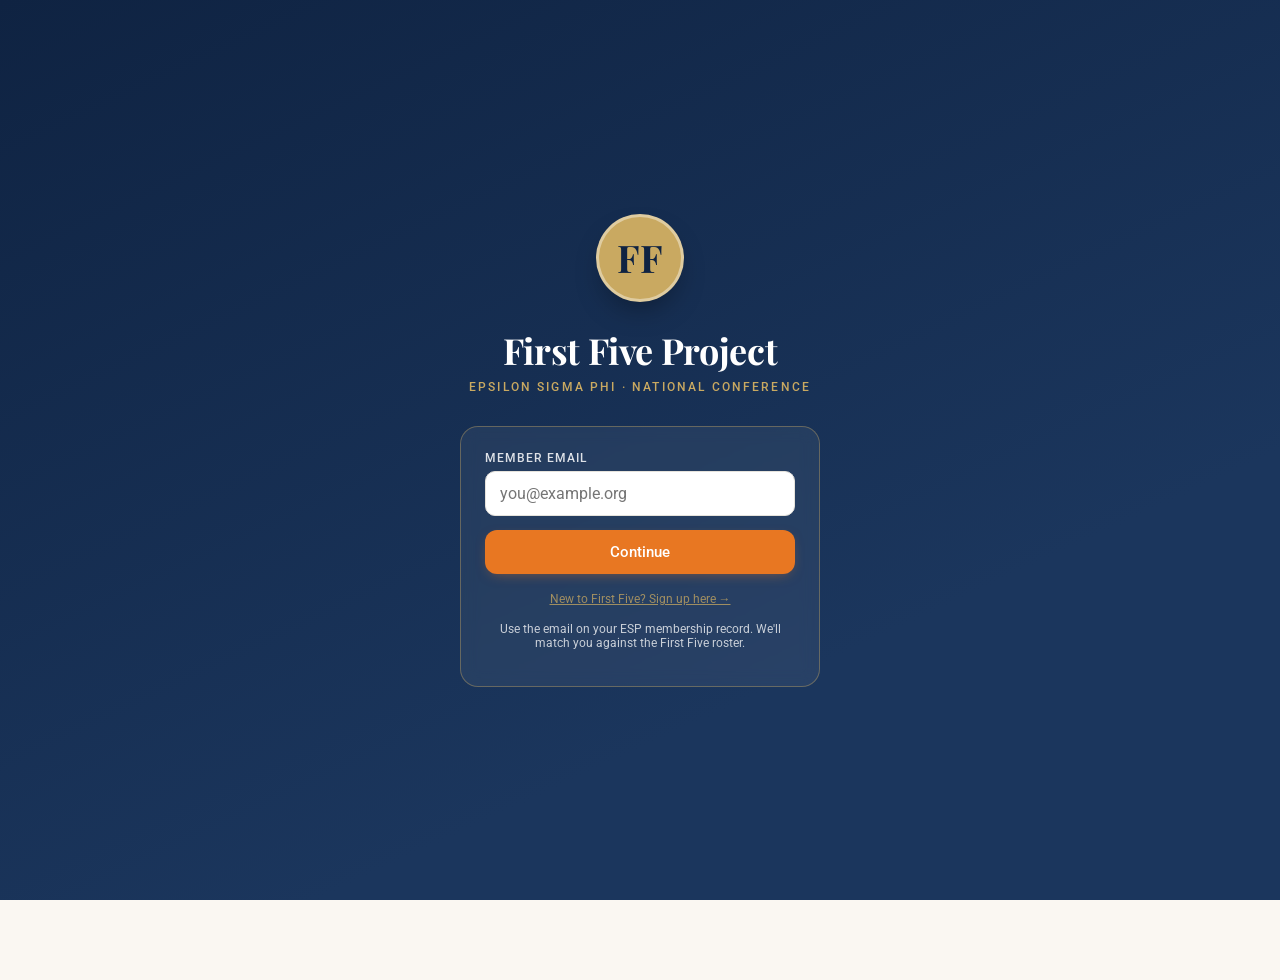
<file: index.html>
<!DOCTYPE html>
<html lang="en">
<head>
  <meta charset="UTF-8" />
  <meta name="viewport" content="width=device-width, initial-scale=1, viewport-fit=cover" />
  <meta name="theme-color" content="#1B365D" />
  <meta name="apple-mobile-web-app-capable" content="yes" />
  <meta name="apple-mobile-web-app-status-bar-style" content="black-translucent" />
  <link rel="manifest" href="manifest.json" />
  <link rel="apple-touch-icon" href="img/icon-192.png" />
  <title>Sign in · ESP First Five</title>

  <link rel="preconnect" href="https://fonts.googleapis.com" />
  <link rel="preconnect" href="https://fonts.gstatic.com" crossorigin />
  <link rel="stylesheet" href="https://fonts.googleapis.com/css2?family=Playfair+Display:wght@600;700&family=Roboto:wght@300;400;500;700&display=swap" />
  <link rel="stylesheet" href="css/styles.css" />
</head>
<body>

<main class="signin-stage">
  <div class="crest">FF</div>
  <h1>First Five Project</h1>
  <div class="tag">Epsilon Sigma Phi · National Conference</div>

  <form id="signin-form">
    <div class="form-field">
      <label for="email">Member email</label>
      <input type="email" id="email" autocomplete="email" placeholder="you@example.org" required />
    </div>
    <button class="btn primary" type="submit" id="signin-btn">Continue</button>
    <p class="helper" style="margin-top: 18px;">
      <a href="signup.html" id="signup-link" style="color: var(--esp-gold); text-decoration: underline;">
        New to First Five? Sign up here →
      </a>
    </p>
    <p class="helper">
      Use the email on your ESP membership record. We'll match you against the First Five roster.<br>
      <em id="demo-hint" style="opacity:.8; display:none;">Demo emails: tyrone@example.org, marisol@example.org, denzel@example.org</em>
    </p>
  </form>
</main>

<script src="js/config.js"></script>
<script src="js/data.js"></script>
<script src="js/api.js"></script>
<script>
  // Hide signup link if disabled, show demo hint only in demo mode
  document.addEventListener("DOMContentLoaded", () => {
    const isLive = !!(window.FF_CONFIG && window.FF_CONFIG.apiUrl);
    if (!isLive) document.getElementById("demo-hint").style.display = "inline";
    if (window.FF_CONFIG && window.FF_CONFIG.allowSelfSignup === false) {
      document.getElementById("signup-link").style.display = "none";
    }
  });
</script>
<script src="js/app.js"></script>
<script>
  // If already signed in, skip straight to the dashboard.
  if (FF.currentUserEmail()) {
    location.href = "dashboard.html";
  }

  document.getElementById("signin-form").addEventListener("submit", async (e) => {
    e.preventDefault();
    const btn = document.getElementById("signin-btn");
    btn.disabled = true; btn.textContent = "Checking…";

    const email = document.getElementById("email").value;
    const result = await FF.signIn(email);

    btn.disabled = false; btn.textContent = "Continue";

    if (!result.ok) {
      toast(result.message, "error");
      return;
    }
    location.href = "dashboard.html";
  });
</script>
</body>
</html>
</file>
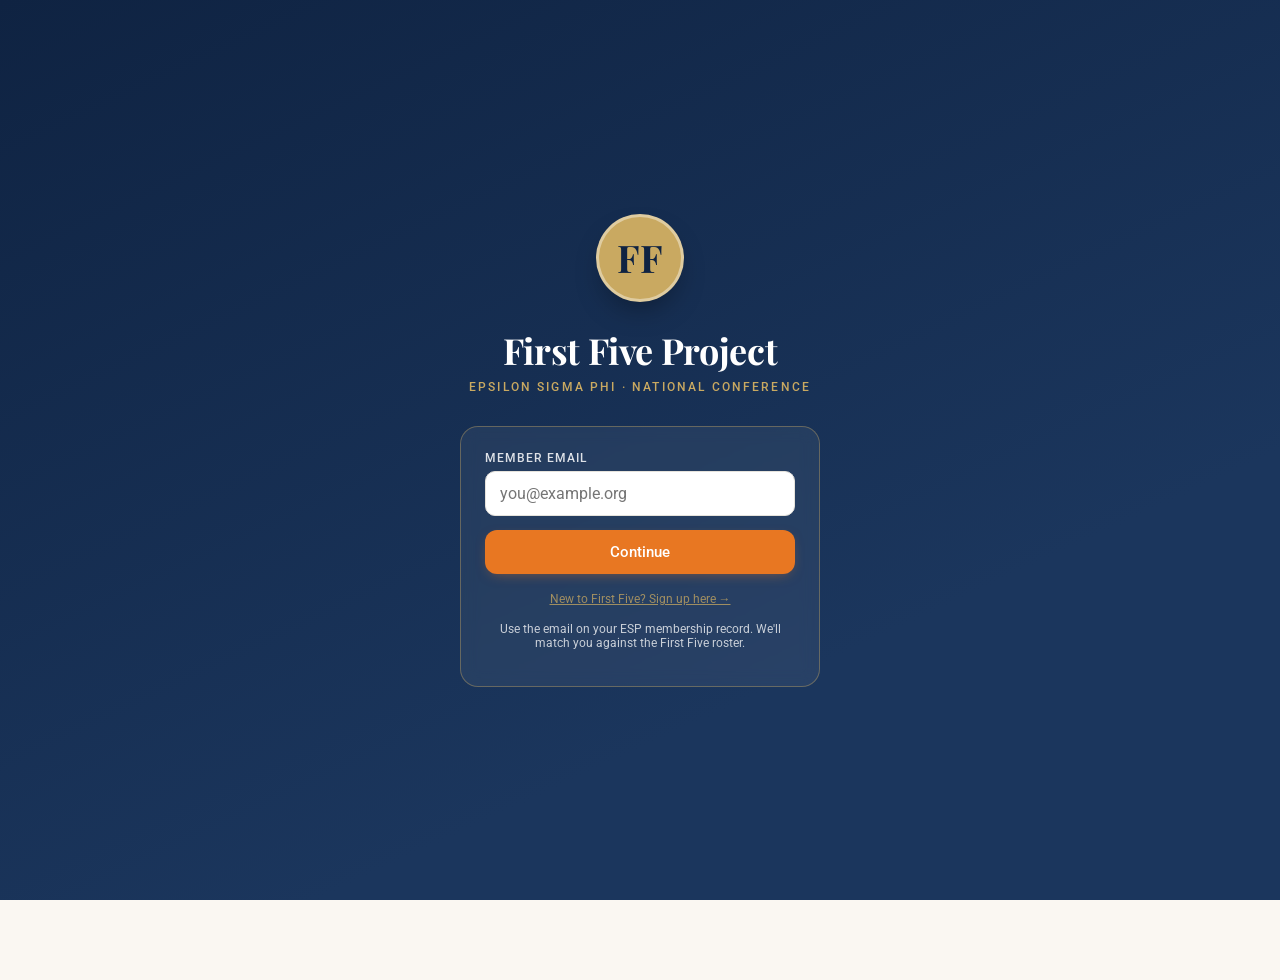
<file: connect.html>
<!DOCTYPE html>
<html lang="en">
<head>
  <meta charset="UTF-8" />
  <meta name="viewport" content="width=device-width, initial-scale=1, viewport-fit=cover" />
  <meta name="theme-color" content="#1B365D" />
  <link rel="manifest" href="manifest.json" />
  <title>Connect · ESP First Five</title>
  <link rel="preconnect" href="https://fonts.googleapis.com" />
  <link rel="preconnect" href="https://fonts.gstatic.com" crossorigin />
  <link rel="stylesheet" href="https://fonts.googleapis.com/css2?family=Playfair+Display:wght@600;700&family=Roboto:wght@300;400;500;700&display=swap" />
  <link rel="stylesheet" href="css/styles.css" />
</head>
<body>

<div class="app">
  <header class="topbar compact">
    <h1>Connect</h1>
    <div class="sub">Member directory and your conversations</div>
  </header>

  <div class="tabs">
    <button class="tab active" data-tab="directory">Directory</button>
    <button class="tab" data-tab="chats">Chats</button>
  </div>

  <!-- Directory view -->
  <div id="directory-view"></div>

  <!-- Chats view -->
  <div id="chats-view" style="display:none;"></div>

  <!-- Single chat thread (overlays when a member is selected) -->
  <div id="thread-view" style="display:none;">
    <header class="topbar compact">
      <button class="back-btn" id="thread-back">← Back</button>
      <div class="greeting-row">
        <div class="avatar" id="thread-avatar">··</div>
        <div>
          <h1 id="thread-name" style="font-size: 18px;">—</h1>
          <div class="sub" id="thread-meta">—</div>
        </div>
      </div>
    </header>

    <section class="chat-thread" id="chat-thread"></section>

    <div class="chat-input-row">
      <input type="text" id="chat-input" placeholder="Type a message…" />
      <button id="chat-send">Send</button>
    </div>
  </div>

</div>

<script src="js/config.js"></script>
<script src="js/data.js"></script>
<script src="js/api.js"></script>
<script src="js/app.js"></script>
<script>
  FF.requireAuth();
  FF.seedDemoChat();
  // In live mode, refresh roster so newly signed-up members appear in the directory
  FF.refreshRoster().then(() => {
    if (typeof renderDirectory === "function") renderDirectory();
  });

  const me = FF.currentUser();

  // Build the directory list (everyone except me)
  function renderDirectory() {
    const others = FF_MEMBERS.filter(m => m.email !== me.email);
    $("#directory-view").innerHTML = others.map(m => `
      <div class="member-card" data-email="${m.email}">
        <div class="avatar" style="background: var(--esp-blue); color: var(--esp-gold); font-size: 16px;">${initials(m.name)}</div>
        <div>
          <div class="name">${m.name}</div>
          <div class="meta">${m.chapter} · Year ${m.year}</div>
          <div class="meta" style="font-style: italic; margin-top: 2px;">${m.headline}</div>
        </div>
        <button class="chat-btn">Chat</button>
      </div>
    `).join("");
    $$(".member-card").forEach(card => {
      card.addEventListener("click", () => openThread(card.dataset.email));
    });
  }

  // Build the chats list — show only threads that have messages
  function renderChats() {
    const threads = FF.allThreads();
    const entries = Object.entries(threads).filter(([_, msgs]) => msgs.length > 0);
    if (!entries.length) {
      $("#chats-view").innerHTML = `
        <div class="card" style="color: var(--muted); text-align: center;">
          You haven't started any chats yet. Tap the Directory tab to find members.
        </div>`;
      return;
    }
    $("#chats-view").innerHTML = entries.map(([email, msgs]) => {
      const m = FF.memberByEmail(email);
      if (!m) return "";
      const last = msgs[msgs.length - 1];
      return `
        <div class="member-card" data-email="${email}">
          <div class="avatar" style="background: var(--esp-blue); color: var(--esp-gold); font-size: 16px;">${initials(m.name)}</div>
          <div>
            <div class="name">${m.name}</div>
            <div class="meta">${last.text.slice(0, 60)}${last.text.length > 60 ? "…" : ""}</div>
          </div>
          <div style="font-size: 11px; color: var(--muted);">${formatTime(last.t)}</div>
        </div>
      `;
    }).join("");
    $$("#chats-view .member-card").forEach(card => {
      card.addEventListener("click", () => openThread(card.dataset.email));
    });
  }

  // Show a single thread in conversation view
  function openThread(email) {
    const other = FF.memberByEmail(email);
    if (!other) return;
    $("#directory-view").style.display = "none";
    $("#chats-view").style.display = "none";
    $(".tabs").style.display = "none";
    $("#thread-view").style.display = "block";

    $("#thread-name").textContent = other.name;
    $("#thread-meta").textContent = `${other.chapter} · Year ${other.year}`;
    $("#thread-avatar").textContent = initials(other.name);

    paintThread(email);

    $("#chat-input").focus();
    $("#chat-send").onclick = () => sendMessage(email);
    $("#chat-input").onkeydown = (e) => { if (e.key === "Enter") sendMessage(email); };
  }

  function paintThread(email) {
    const msgs = FF.thread(email);
    $("#chat-thread").innerHTML = msgs.map(m => `
      <div class="chat-bubble ${m.from === "self" ? "mine" : "theirs"}">
        ${m.text}
        <div class="when">${formatTime(m.t)}</div>
      </div>
    `).join("");
    // Scroll to latest
    const tv = $("#chat-thread");
    tv.scrollTop = tv.scrollHeight;
  }

  function sendMessage(email) {
    const input = $("#chat-input");
    const text = input.value.trim();
    if (!text) return;
    FF.appendMessage(email, { from: "self", text, t: Date.now() });
    input.value = "";
    paintThread(email);
  }

  $("#thread-back").addEventListener("click", () => {
    $("#thread-view").style.display = "none";
    $(".tabs").style.display = "flex";
    const activeTab = $(".tab.active").dataset.tab;
    if (activeTab === "directory") $("#directory-view").style.display = "block";
    else $("#chats-view").style.display = "block";
    renderChats();
  });

  // Tab switching
  $$(".tab").forEach(t => {
    t.addEventListener("click", () => {
      $$(".tab").forEach(x => x.classList.remove("active"));
      t.classList.add("active");
      const which = t.dataset.tab;
      $("#directory-view").style.display = which === "directory" ? "block" : "none";
      $("#chats-view").style.display = which === "chats" ? "block" : "none";
      if (which === "chats") renderChats();
    });
  });

  renderDirectory();
  renderBottomNav("connect");
</script>
</body>
</html>
</file>
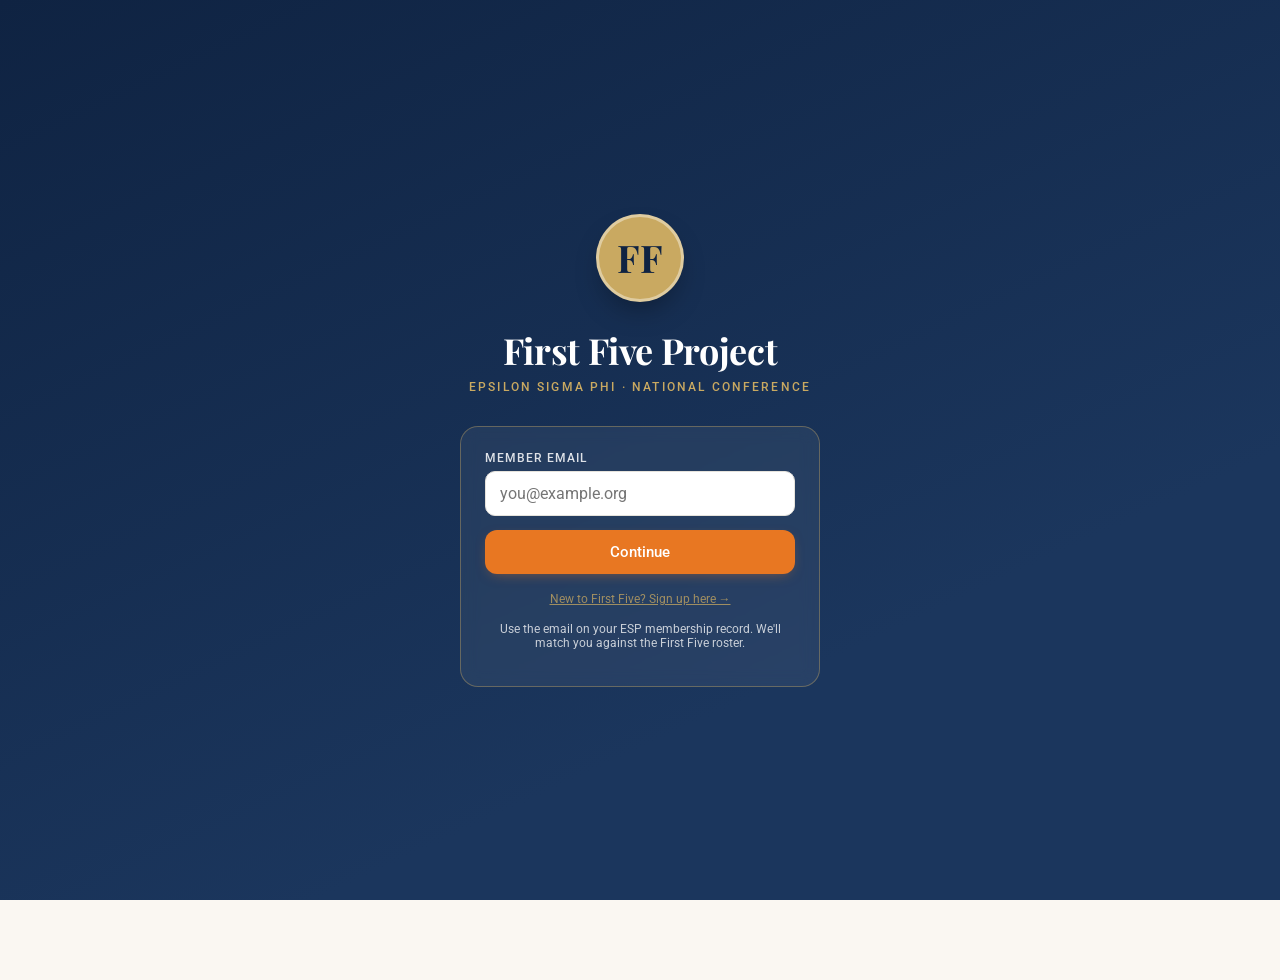
<file: dashboard.html>
<!DOCTYPE html>
<html lang="en">
<head>
  <meta charset="UTF-8" />
  <meta name="viewport" content="width=device-width, initial-scale=1, viewport-fit=cover" />
  <meta name="theme-color" content="#1B365D" />
  <link rel="manifest" href="manifest.json" />
  <title>Home · ESP First Five</title>
  <link rel="preconnect" href="https://fonts.googleapis.com" />
  <link rel="preconnect" href="https://fonts.gstatic.com" crossorigin />
  <link rel="stylesheet" href="https://fonts.googleapis.com/css2?family=Playfair+Display:wght@600;700&family=Roboto:wght@300;400;500;700&display=swap" />
  <link rel="stylesheet" href="css/styles.css" />
</head>
<body>

<div class="app">

  <header class="topbar">
    <div class="greeting-row">
      <div class="avatar" id="user-avatar">··</div>
      <div>
        <h1 id="user-greeting">Welcome.</h1>
        <div class="sub" id="conf-sub">National Conference · Loading…</div>
      </div>
    </div>
    <div class="badge-pill">
      <span class="dot"></span>
      <span id="user-pill">First Five Member</span>
    </div>
  </header>

  <!-- Progress card -->
  <section class="card">
    <div class="progress-row">
      <h2>Your Challenge Progress</h2>
      <div class="progress-count">
        <span id="done-count">0</span><small>/<span id="total-count">15</span></small>
      </div>
    </div>
    <div class="bar-track"><div class="bar-fill" id="bar-fill"></div></div>
    <div class="progress-meta">
      <span><strong id="pct">0%</strong> complete</span>
      <span><span id="remaining">15</span> tasks remaining</span>
    </div>
    <div class="badge-map" id="badge-map"></div>
  </section>

  <!-- Mission card (rotates) -->
  <section class="card mission-card">
    <h3>From the ESP Creed</h3>
    <p class="quote" id="mission-quote">Loading…</p>
    <div class="src">Tied to: <em id="mission-task">—</em></div>
  </section>

  <!-- Up next -->
  <div class="section-h">
    <h3>Up Next</h3>
    <a href="tasks.html">View all</a>
  </div>
  <div id="up-next"></div>

  <!-- Recently completed -->
  <div class="section-h">
    <h3>Recently Completed</h3>
    <a href="profile.html">History</a>
  </div>
  <div id="recent"></div>

</div>

<script src="js/config.js"></script>
<script src="js/data.js"></script>
<script src="js/api.js"></script>
<script src="js/app.js"></script>
<script>
  FF.requireAuth();
  // Pull latest completions from the backend (no-op in demo mode)
  FF.refreshCompletions().then(() => { /* paint uses fresh cache */ });

  // ---- Header ----
  const me = FF.currentUser();
  $("#user-avatar").textContent = initials(me.name);
  $("#user-greeting").textContent = `Welcome, ${me.name.split(" ")[0]}.`;
  $("#user-pill").textContent = `First Five Member · Year ${me.year}`;
  $("#conf-sub").textContent = `${FF_SETTINGS.conferenceName} · ${me.chapter}`;

  // ---- Progress ----
  const total = FF_TASKS.length;
  const done = FF.completedCount();
  $("#done-count").textContent = done;
  $("#total-count").textContent = total;
  $("#remaining").textContent = total - done;
  const pct = Math.round((done / total) * 100);
  $("#pct").textContent = pct + "%";
  // Tiny delay so the bar animates from 0 → pct
  requestAnimationFrame(() => $("#bar-fill").style.width = pct + "%");

  // ---- Badge map ----
  const completed = FF.completedMap();
  const map = $("#badge-map");
  let firstUnfinished = -1;
  FF_TASKS.forEach((t, i) => {
    if (!completed[t.id] && firstUnfinished === -1) firstUnfinished = i;
  });
  FF_TASKS.forEach((t, i) => {
    const a = document.createElement("a");
    a.href = `task.html?id=${t.id}`;
    a.className = "badge " + (completed[t.id] ? "done" : (i === firstUnfinished ? "next" : "locked"));
    a.textContent = i + 1;
    map.appendChild(a);
  });

  // ---- Mission quote — pick a random active (incomplete) task's tie-in ----
  const missionPool = FF_TASKS.filter(t => !completed[t.id]);
  const missionTask = (missionPool.length ? missionPool : FF_TASKS)[Math.floor(Math.random() * (missionPool.length || FF_TASKS.length))];
  $("#mission-quote").textContent = missionTask.mission;
  $("#mission-task").textContent = missionTask.name;

  // ---- Up next: 3 highest-priority unfinished tasks ----
  // Priority: signature tasks first (face-to-face), then by descending points
  const upNext = FF_TASKS
    .filter(t => !completed[t.id])
    .sort((a, b) => {
      if (a.proof === b.proof) return b.points - a.points;
      return a.proof === "Signature" ? -1 : 1;
    })
    .slice(0, 3);

  $("#up-next").innerHTML = upNext.length ? upNext.map((t, i) => `
    <a class="task ${i === 0 ? "priority" : ""}" href="task.html?id=${t.id}">
      <div class="icon">${t.icon}</div>
      <div>
        <div class="title">${t.name}</div>
        <div class="meta">
          <span class="proof-tag">${t.proof}</span>
          <span>· ${t.where}</span>
        </div>
      </div>
      <div class="pts">${t.points}<small>pts</small></div>
    </a>
  `).join("") : `
    <div class="card" style="text-align:center; color:var(--good); font-weight:500;">
      🎉 You've completed every task. Find a board member at the closing ceremony.
    </div>
  `;

  // ---- Recently completed: last 3 ----
  const recent = Object.entries(completed)
    .sort((a, b) => b[1].when - a[1].when)
    .slice(0, 3)
    .map(([id, info]) => {
      const t = FF_TASKS.find(x => x.id === id);
      if (!t) return "";
      return `
        <a class="task done" href="task.html?id=${t.id}">
          <div class="icon">✓</div>
          <div>
            <div class="title">${t.name}</div>
            <div class="meta"><span>Completed · ${formatTime(info.when)}</span></div>
          </div>
          <div class="pts">${t.points}<small>pts</small></div>
        </a>
      `;
    }).join("");
  $("#recent").innerHTML = recent || `
    <div class="card" style="color:var(--muted); text-align:center; font-size:14px;">
      Nothing here yet. Tap a task above to begin.
    </div>
  `;

  renderBottomNav("dashboard");
</script>
</body>
</html>
</file>
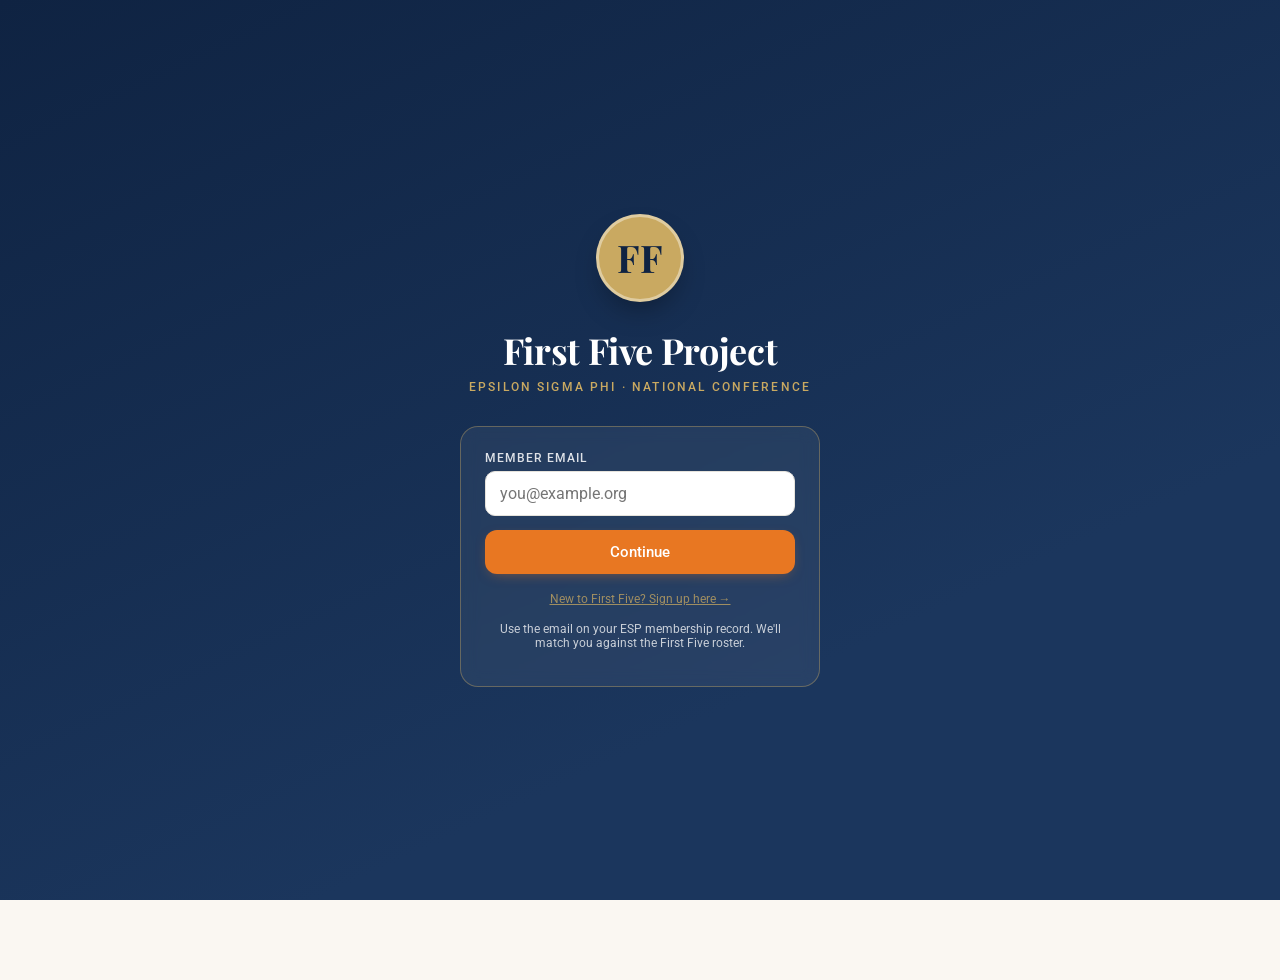
<file: profile.html>
<!DOCTYPE html>
<html lang="en">
<head>
  <meta charset="UTF-8" />
  <meta name="viewport" content="width=device-width, initial-scale=1, viewport-fit=cover" />
  <meta name="theme-color" content="#1B365D" />
  <link rel="manifest" href="manifest.json" />
  <title>Profile · ESP First Five</title>
  <link rel="preconnect" href="https://fonts.googleapis.com" />
  <link rel="preconnect" href="https://fonts.gstatic.com" crossorigin />
  <link rel="stylesheet" href="https://fonts.googleapis.com/css2?family=Playfair+Display:wght@600;700&family=Roboto:wght@300;400;500;700&display=swap" />
  <link rel="stylesheet" href="css/styles.css" />
</head>
<body>

<div class="app">
  <header class="profile-hero">
    <div class="avatar" id="p-avatar">··</div>
    <h1 id="p-name">—</h1>
    <div class="meta" id="p-meta">—</div>
    <div class="badge-pill" style="margin-top: 14px;">
      <span class="dot"></span> Tier: <span id="p-tier">—</span>
    </div>
  </header>

  <section class="stat-grid">
    <div class="stat">
      <div class="num" id="s-points">0</div>
      <div class="lbl">Points</div>
    </div>
    <div class="stat">
      <div class="num" id="s-tasks">0</div>
      <div class="lbl">Tasks done</div>
    </div>
    <div class="stat">
      <div class="num" id="s-pct">0%</div>
      <div class="lbl">Complete</div>
    </div>
  </section>

  <section class="card">
    <h3 style="font-family: 'Playfair Display', serif; font-size: 17px; color: var(--esp-blue); margin-bottom: 8px;">
      I'd love to talk to someone about…
    </h3>
    <p id="p-headline" style="font-size: 14px; color: var(--ink); line-height: 1.5; font-style: italic;">—</p>
  </section>

  <section class="card">
    <h3 style="font-family: 'Playfair Display', serif; font-size: 17px; color: var(--esp-blue); margin-bottom: 12px;">
      Recognition tiers
    </h3>
    <div id="tier-list" style="font-size: 14px; color: var(--ink); line-height: 1.7;"></div>
  </section>

  <section class="card">
    <h3 style="font-family: 'Playfair Display', serif; font-size: 17px; color: var(--esp-blue); margin-bottom: 6px;">Account</h3>
    <p style="font-size: 13px; color: var(--muted); margin: 0 0 12px;">
      Signed in as <strong id="p-email" style="color: var(--esp-blue);"></strong>
    </p>
   <button class="btn secondary" id="signout-btn">Sign out</button>
  </section>

</div>

<script src="js/config.js"></script>
<script src="js/data.js"></script>
<script src="js/api.js"></script>
<script src="js/app.js"></script>
<script>
  FF.requireAuth();
  FF.refreshCompletions();

  const me = FF.currentUser();
  $("#p-avatar").textContent = initials(me.name);
  $("#p-name").textContent = me.name;
  $("#p-meta").textContent = `${me.chapter} · First Five · Year ${me.year}`;
  $("#p-headline").textContent = me.headline;
  $("#p-email").textContent = me.email;

  $("#s-points").textContent = FF.earnedPoints();
  $("#s-tasks").textContent = `${FF.completedCount()}/${FF_TASKS.length}`;
  const pct = Math.round((FF.completedCount() / FF_TASKS.length) * 100);
  $("#s-pct").textContent = pct + "%";
  $("#p-tier").textContent = FF.tier();

  // Render tier ladder
  const earned = FF.earnedPoints();
  const tiers = [
    { name: "Bronze", pts: FF_SETTINGS.bronze, desc: "Personalized completion certificate." },
    { name: "Silver", pts: FF_SETTINGS.silver, desc: "Bronze + ribbon for next year's badge." },
    { name: "Gold",   pts: FF_SETTINGS.gold,   desc: "Silver + named on stage at closing ceremony." },
  ];
  $("#tier-list").innerHTML = tiers.map(t => {
    const reached = earned >= t.pts;
    const color = reached ? "var(--good)" : "var(--muted)";
    const icon = reached ? "✓" : "○";
    return `
      <div style="display:flex; gap:10px; align-items: baseline; margin-bottom: 6px;">
        <span style="color: ${color}; font-size: 16px; font-weight: 700; width: 18px;">${icon}</span>
        <strong style="color: ${reached ? "var(--esp-blue)" : "var(--muted)"}; min-width: 60px;">${t.name}</strong>
        <span style="color: var(--muted); margin-right: 4px;">${t.pts} pts</span>
        <span style="color: ${reached ? "var(--ink)" : "var(--muted)"};">${t.desc}</span>
      </div>
    `;
  }).join("");
  $("#signout-btn").addEventListener("click", () => FF.signOut());

  renderBottomNav("profile");
</script>
</body>
</html>
</file>
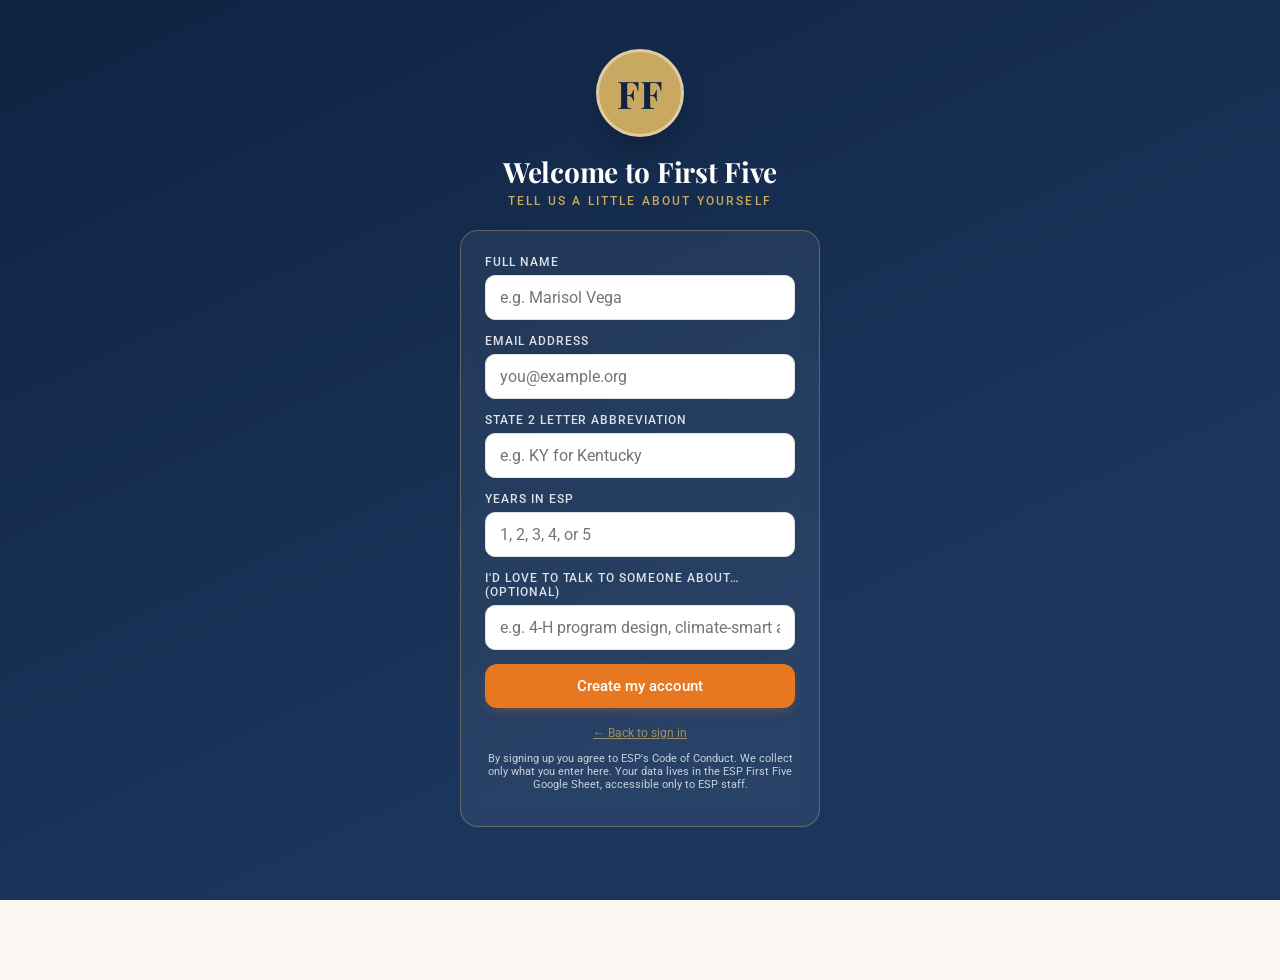
<file: signup.html>
<!DOCTYPE html>
<html lang="en">
<head>
  <meta charset="UTF-8" />
  <meta name="viewport" content="width=device-width, initial-scale=1, viewport-fit=cover" />
  <meta name="theme-color" content="#1B365D" />
  <meta name="apple-mobile-web-app-capable" content="yes" />
  <meta name="apple-mobile-web-app-status-bar-style" content="black-translucent" />
  <link rel="manifest" href="manifest.json" />
  <link rel="apple-touch-icon" href="img/icon-192.png" />
  <title>Sign up · ESP First Five</title>

  <link rel="preconnect" href="https://fonts.googleapis.com" />
  <link rel="preconnect" href="https://fonts.gstatic.com" crossorigin />
  <link rel="stylesheet" href="https://fonts.googleapis.com/css2?family=Playfair+Display:wght@600;700&family=Roboto:wght@300;400;500;700&display=swap" />
  <link rel="stylesheet" href="css/styles.css" />
</head>
<body>

<main class="signin-stage" style="padding: 24px 32px 48px;">
  <div class="crest" style="margin-bottom: 16px;">FF</div>
  <h1 style="font-size: 28px; margin-bottom: 4px;">Welcome to First Five</h1>
  <div class="tag" style="margin-bottom: 22px;">Tell us a little about yourself</div>

  <form id="signup-form" novalidate>
    <div class="form-field">
      <label for="name">Full name</label>
      <input type="text" id="name" autocomplete="name" placeholder="e.g. Marisol Vega" required />
    </div>
    <div class="form-field">
      <label for="email">Email address</label>
      <input type="email" id="email" autocomplete="email" placeholder="you@example.org" required />
    </div>
    <div class="form-field">
      <label for="chapter">State 2 Letter Abbreviation</label>
      <input type="text" id="chapter" placeholder="e.g. KY for Kentucky" required />
    </div>
    <div class="form-field">
      <label for="year">Years in ESP</label>
      <input type="text" id="year" inputmode="numeric" pattern="[0-9]*" placeholder="1, 2, 3, 4, or 5" required />
    </div>
    <div class="form-field">
      <label for="headline">I'd love to talk to someone about… (optional)</label>
      <input type="text" id="headline" placeholder="e.g. 4-H program design, climate-smart agriculture" />
    </div>

    <button class="btn primary" type="submit" id="signup-btn">Create my account</button>

    <p class="helper" style="margin-top: 18px;">
      <a href="index.html" style="color: var(--esp-gold); text-decoration: underline;">← Back to sign in</a>
    </p>
    <p class="helper" style="opacity: .75; margin-top: 12px; font-size: 11px;">
      By signing up you agree to ESP's Code of Conduct. We collect only what you enter here. Your data lives in the ESP First Five Google Sheet, accessible only to ESP staff.
    </p>
  </form>
</main>

<script src="js/config.js"></script>
<script src="js/data.js"></script>
<script src="js/api.js"></script>
<script src="js/app.js"></script>
<script>
  // If already signed in, redirect to dashboard.
  if (FF.currentUserEmail()) location.href = "dashboard.html";

  // If self-signup is disabled, send them back.
  if (window.FF_CONFIG && window.FF_CONFIG.allowSelfSignup === false) {
    location.href = "index.html";
  }

  document.getElementById("signup-form").addEventListener("submit", async (e) => {
    e.preventDefault();
    const btn = document.getElementById("signup-btn");

    const form = {
      name:     document.getElementById("name").value.trim(),
      email:    document.getElementById("email").value.trim(),
      chapter:  document.getElementById("chapter").value.trim(),
      year:     document.getElementById("year").value.trim(),
      headline: document.getElementById("headline").value.trim(),
    };

    if (!form.name || !form.email || !form.chapter || !form.year) {
      toast("Please fill in name, email, chapter, and years.", "error");
      return;
    }
    if (!/^[^\s@]+@[^\s@]+\.[^\s@]+$/.test(form.email)) {
      toast("That email doesn't look right.", "error");
      return;
    }

    btn.disabled = true; btn.textContent = "Creating account…";
    const result = await FF.signUp(form);
    btn.disabled = false; btn.textContent = "Create my account";

    if (!result.ok) {
      toast(result.message, "error");
      return;
    }
    toast("Welcome aboard!", "success");
    setTimeout(() => location.href = "dashboard.html", 700);
  });
</script>
</body>
</html>
</file>
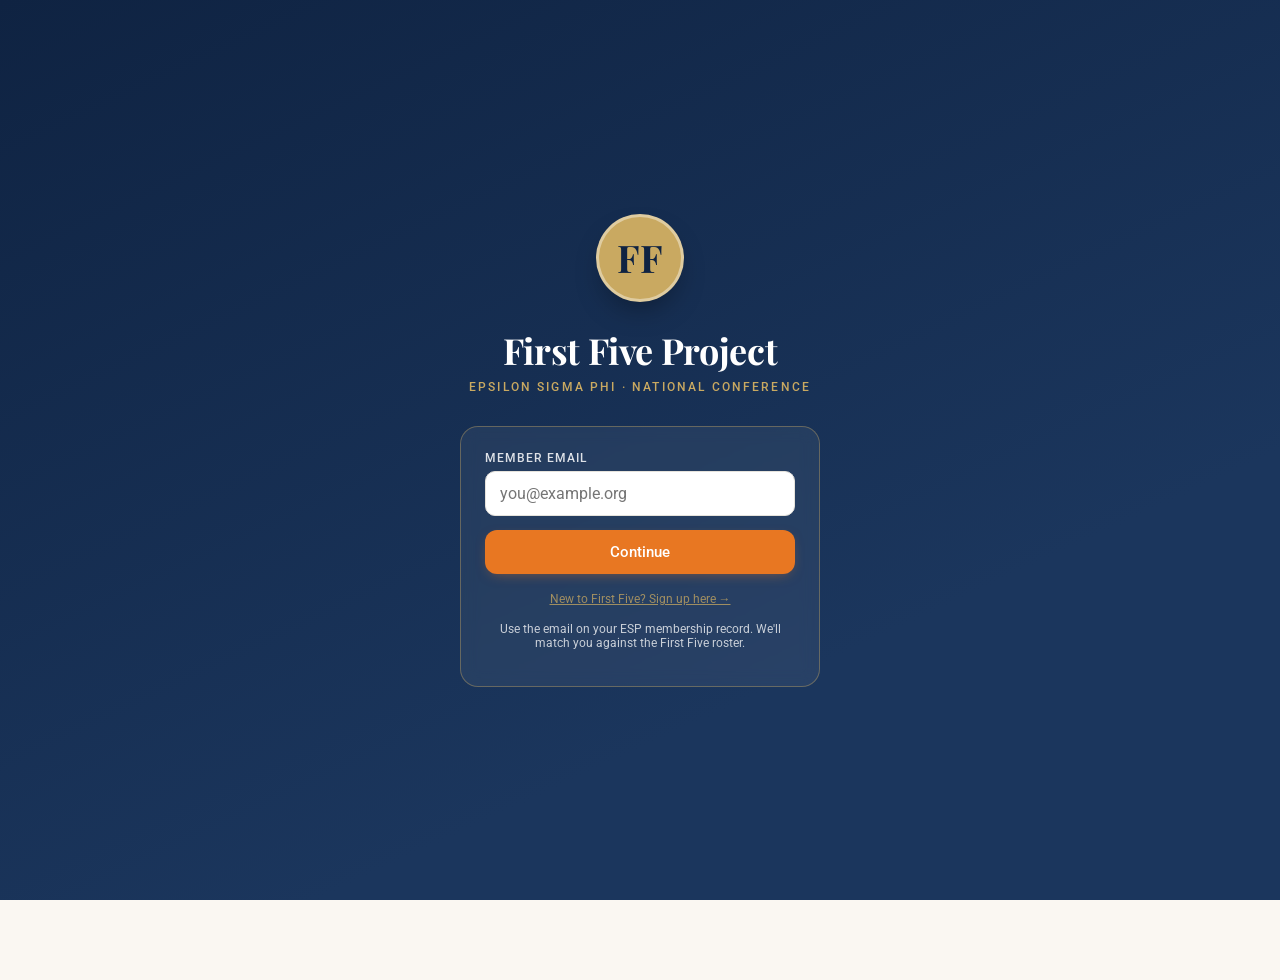
<file: task.html>
<!DOCTYPE html>
<html lang="en">
<head>
  <meta charset="UTF-8" />
  <meta name="viewport" content="width=device-width, initial-scale=1, viewport-fit=cover" />
  <meta name="theme-color" content="#1B365D" />
  <link rel="manifest" href="manifest.json" />
  <title>Task · ESP First Five</title>
  <link rel="preconnect" href="https://fonts.googleapis.com" />
  <link rel="preconnect" href="https://fonts.gstatic.com" crossorigin />
  <link rel="stylesheet" href="https://fonts.googleapis.com/css2?family=Playfair+Display:wght@600;700&family=Roboto:wght@300;400;500;700&display=swap" />
  <link rel="stylesheet" href="css/styles.css" />
</head>
<body>

<div class="app">
  <header class="task-hero">
    <button class="back-btn" onclick="history.back()">← Back</button>
    <div class="pts-big" id="task-pts">0</div>
    <h1 id="task-name">Loading…</h1>
    <div class="where" id="task-where">—</div>
  </header>

  <main class="task-body">
    <p class="description" id="task-desc"></p>

    <div class="mission-tie">
      <strong style="color:var(--esp-blue); font-style: normal;">Why this matters:</strong>
      <span id="task-mission"></span>
    </div>

    <section class="proof-section" id="proof-section"></section>
  </main>
</div>

<script src="js/config.js"></script>
<script src="js/data.js"></script>
<script src="js/api.js"></script>
<script src="js/app.js"></script>
<script src="js/proof.js"></script>
<script>
  FF.requireAuth();

  // Get task ID from URL: task.html?id=T01
  const params = new URLSearchParams(location.search);
  const id = params.get("id");
  const task = FF_TASKS.find(t => t.id === id);

  if (!task) {
    document.body.innerHTML = `
      <div style="padding:40px; text-align:center;">
        <h2>Task not found</h2>
        <p><a href="tasks.html">Back to tasks</a></p>
      </div>`;
    throw new Error("task missing");
  }

  // Render hero
  $("#task-name").textContent = task.name;
  $("#task-where").textContent = task.where;
  $("#task-mission").textContent = task.mission;
  $("#task-desc").textContent = task.description;
  $("#task-pts").innerHTML = `${task.points}<small style="font-size:13px; opacity:.7;">pts</small>`;
  document.title = task.name + " · ESP First Five";

  // Render proof section
  const proof = $("#proof-section");
  if (FF.isCompleted(task.id)) {
    const info = FF.completedMap()[task.id];
    proof.innerHTML = `
      <div class="completed-state">
        <span class="check">✓</span>
        Task complete · ${formatTime(info.when)}
      </div>
      <p style="margin-top: 12px; font-size: 13px; color: var(--muted); text-align: center;">
        Method: ${info.proofKind}${info.validator ? " · validated by " + info.validator : ""}
      </p>
    `;
  } else if (task.proof === "Signature") {
    mountSignaturePad(proof, task);
  } else if (task.proof === "Photo") {
    mountPhotoUploader(proof, task);
  } else if (task.proof === "Quiz") {
    mountQuiz(proof, task);
  }
</script>
</body>
</html>
</file>
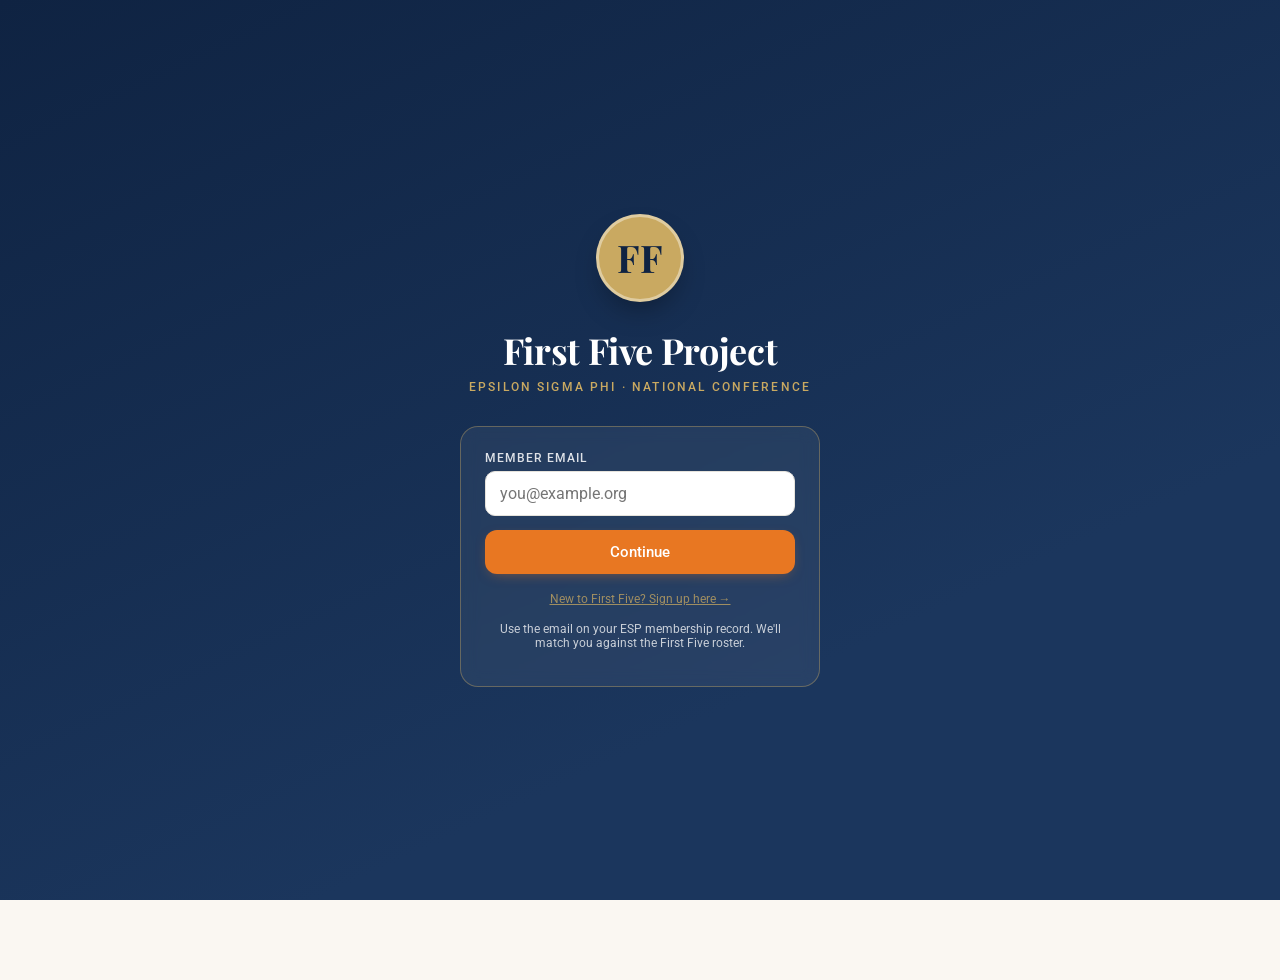
<file: tasks.html>
<!DOCTYPE html>
<html lang="en">
<head>
  <meta charset="UTF-8" />
  <meta name="viewport" content="width=device-width, initial-scale=1, viewport-fit=cover" />
  <meta name="theme-color" content="#1B365D" />
  <link rel="manifest" href="manifest.json" />
  <title>Tasks · ESP First Five</title>
  <link rel="preconnect" href="https://fonts.googleapis.com" />
  <link rel="preconnect" href="https://fonts.gstatic.com" crossorigin />
  <link rel="stylesheet" href="https://fonts.googleapis.com/css2?family=Playfair+Display:wght@600;700&family=Roboto:wght@300;400;500;700&display=swap" />
  <link rel="stylesheet" href="css/styles.css" />
</head>
<body>

<div class="app">
  <header class="topbar compact">
    <h1>The First Five Challenge</h1>
    <div class="sub">15 tasks · earn 20 points to reach Gold</div>
  </header>

  <!-- Filter tabs -->
  <div class="tabs">
    <button class="tab active" data-filter="all">All</button>
    <button class="tab" data-filter="open">Open</button>
    <button class="tab" data-filter="done">Done</button>
  </div>

  <div id="task-list" style="margin-top: 8px;"></div>
</div>

<script src="js/config.js"></script>
<script src="js/data.js"></script>
<script src="js/api.js"></script>
<script src="js/app.js"></script>
<script>
  FF.requireAuth();

  let activeFilter = "all";
  const completed = FF.completedMap();

  function render() {
    const list = $("#task-list");
    let tasks = FF_TASKS.slice();
    if (activeFilter === "open") tasks = tasks.filter(t => !completed[t.id]);
    if (activeFilter === "done") tasks = tasks.filter(t => completed[t.id]);

    if (!tasks.length) {
      list.innerHTML = `<div class="card" style="text-align:center; color:var(--muted);">Nothing here yet.</div>`;
      return;
    }

    list.innerHTML = tasks.map(t => {
      const isDone = !!completed[t.id];
      return `
        <a class="task ${isDone ? "done" : ""}" href="task.html?id=${t.id}">
          <div class="icon">${isDone ? "✓" : t.icon}</div>
          <div>
            <div class="title">${t.name}</div>
            <div class="meta">
              <span class="proof-tag">${t.proof}</span>
              <span>· ${t.category}</span>
            </div>
          </div>
          <div class="pts">${t.points}<small>pts</small></div>
        </a>
      `;
    }).join("");
  }
  render();

  $$(".tab").forEach(tab => {
    tab.addEventListener("click", () => {
      $$(".tab").forEach(t => t.classList.remove("active"));
      tab.classList.add("active");
      activeFilter = tab.dataset.filter;
      render();
    });
  });

  renderBottomNav("tasks");
</script>
</body>
</html>
</file>
<file: css/styles.css>
/* ============================================================
   ESP First Five — global stylesheet
   One file controls every page. Edit colors here, propagate
   everywhere. Comments mark each section so you can find
   things fast.
   ============================================================ */

/* ----- 1. Brand system as CSS variables ----- */
:root {
  --esp-blue: #1B365D;
  --esp-blue-deep: #0F2342;
  --esp-blue-soft: #2C4A75;
  --esp-gold: #C9A961;
  --esp-gold-soft: #E8D9A8;
  --esp-orange: #E87722;
  --esp-orange-soft: #FBE4CF;
  --bg: #FAF7F2;
  --card: #FFFFFF;
  --ink: #1F2A3D;
  --muted: #6E7480;
  --line: #E6E3DC;
  --good: #2E7D5B;
  --danger: #B83A3A;

  --radius: 14px;
  --radius-lg: 18px;
  --shadow: 0 4px 16px -8px rgba(15, 35, 66, 0.18);
  --shadow-up: 0 -2px 12px -4px rgba(15, 35, 66, 0.12);
}

/* ----- 2. Reset & base ----- */
* { box-sizing: border-box; }
html { -webkit-text-size-adjust: 100%; }
body {
  margin: 0; padding: 0;
  font-family: 'Roboto', -apple-system, BlinkMacSystemFont, 'Segoe UI', sans-serif;
  background: var(--bg);
  color: var(--ink);
  -webkit-font-smoothing: antialiased;
  min-height: 100vh;
  padding-bottom: 80px; /* space for bottom nav */
}
h1, h2, h3, .display {
  font-family: 'Playfair Display', Georgia, serif;
  font-weight: 700;
  letter-spacing: -0.01em;
  margin: 0;
}
a { color: var(--esp-orange); text-decoration: none; }
button { font-family: inherit; cursor: pointer; }
img { max-width: 100%; display: block; }
input, textarea, button { font-family: inherit; font-size: 16px; }

/* ----- 3. App container — caps width on large screens ----- */
.app {
  max-width: 480px;
  margin: 0 auto;
  background: var(--bg);
  position: relative;
  min-height: 100vh;
}

/* ----- 4. Top header ----- */
.topbar {
  background: linear-gradient(135deg, var(--esp-blue-deep), var(--esp-blue) 60%, var(--esp-blue-soft));
  color: #fff;
  padding: 24px 22px 22px;
  position: relative;
}
.topbar::after {
  content: ''; position: absolute; left: 0; right: 0; bottom: -1px; height: 4px;
  background: linear-gradient(90deg, var(--esp-gold), var(--esp-orange) 60%, var(--esp-gold));
}
.topbar.compact { padding: 18px 22px 16px; }
.topbar h1 { font-size: 22px; line-height: 1.1; }
.topbar .sub { font-size: 13px; opacity: 0.78; margin-top: 2px; font-weight: 300; }
.topbar .greeting-row { display: flex; align-items: center; gap: 12px; }

.avatar {
  width: 44px; height: 44px; border-radius: 50%;
  background: var(--esp-gold);
  color: var(--esp-blue-deep);
  font-family: 'Playfair Display', serif; font-weight: 700;
  display: flex; align-items: center; justify-content: center;
  font-size: 18px;
  border: 2px solid rgba(255,255,255,0.6);
  flex-shrink: 0;
}

.badge-pill {
  display: inline-flex; align-items: center; gap: 6px;
  margin-top: 14px;
  background: rgba(255,255,255,0.12);
  border: 1px solid rgba(201, 169, 97, 0.55);
  color: var(--esp-gold-soft);
  padding: 6px 12px;
  border-radius: 999px;
  font-size: 11.5px;
  letter-spacing: 0.08em;
  text-transform: uppercase;
  font-weight: 500;
}
.dot { width: 6px; height: 6px; border-radius: 50%; background: var(--esp-orange); display: inline-block; }

.back-btn {
  display: inline-flex; align-items: center; gap: 6px;
  color: rgba(255, 255, 255, 0.85);
  background: none; border: none; padding: 6px 0; margin-bottom: 8px;
  font-size: 14px;
}

/* ----- 5. Cards ----- */
.card {
  background: var(--card);
  border-radius: var(--radius);
  margin: 16px;
  padding: 18px;
  box-shadow: var(--shadow);
  border: 1px solid var(--line);
}
.section-h {
  margin: 22px 18px 8px;
  display: flex; align-items: baseline; justify-content: space-between;
}
.section-h h3 { font-size: 16px; color: var(--esp-blue); font-family: 'Playfair Display', serif; }
.section-h a { font-size: 12px; font-weight: 500; }

/* ----- 6. Progress card ----- */
.progress-row {
  display: flex; align-items: baseline; justify-content: space-between; margin-bottom: 4px;
}
.progress-row h2 { font-size: 17px; }
.progress-count {
  font-family: 'Playfair Display', serif; font-weight: 700;
  font-size: 24px; color: var(--esp-orange);
}
.progress-count small { font-size: 14px; color: var(--muted); font-family: 'Roboto', sans-serif; font-weight: 400; }
.bar-track {
  height: 12px; background: #F0EBDF; border-radius: 999px; overflow: hidden;
  margin-top: 10px; position: relative;
}
.bar-fill {
  height: 100%; width: 0%;
  background: linear-gradient(90deg, var(--esp-gold), var(--esp-orange));
  border-radius: 999px;
  box-shadow: inset 0 -2px 0 rgba(0,0,0,0.06);
  transition: width 600ms ease-out;
}
.progress-meta {
  display: flex; justify-content: space-between; margin-top: 10px;
  font-size: 12px; color: var(--muted);
}
.progress-meta strong { color: var(--esp-blue); font-weight: 500; }

/* ----- 7. Badge map ----- */
.badge-map {
  display: grid; grid-template-columns: repeat(5, 1fr); gap: 8px; margin-top: 14px;
}
.badge {
  aspect-ratio: 1 / 1;
  border-radius: 12px;
  display: flex; align-items: center; justify-content: center;
  font-family: 'Playfair Display', serif; font-weight: 700; font-size: 18px;
  position: relative;
  border: 2px solid transparent;
  text-decoration: none;
  transition: transform 120ms ease-out;
}
.badge:active { transform: scale(0.96); }
.badge.done {
  background: var(--esp-blue);
  color: var(--esp-gold);
  border-color: var(--esp-gold);
  box-shadow: 0 4px 10px -4px rgba(27, 54, 93, 0.5);
}
.badge.done::after {
  content: '✓'; position: absolute; top: -6px; right: -6px;
  width: 18px; height: 18px; border-radius: 50%;
  background: var(--esp-orange); color: #fff;
  font-size: 11px; display: flex; align-items: center; justify-content: center;
  font-family: 'Roboto', sans-serif; font-weight: 700;
  border: 2px solid #fff;
}
.badge.locked { background: #F4F1EA; color: #BDB7A8; border-color: var(--line); }
.badge.next {
  background: rgba(232, 119, 34, 0.08);
  color: var(--esp-orange);
  border-color: var(--esp-orange);
  border-style: dashed;
}

/* ----- 8. Task cards ----- */
.task {
  background: var(--card);
  border-radius: var(--radius);
  margin: 8px 16px;
  padding: 14px;
  border: 1px solid var(--line);
  display: grid;
  grid-template-columns: 44px 1fr auto;
  gap: 12px;
  align-items: center;
  box-shadow: 0 2px 8px -6px rgba(15, 35, 66, 0.18);
  text-decoration: none;
  color: inherit;
  transition: transform 120ms ease-out, box-shadow 120ms ease-out;
}
.task:active { transform: scale(0.99); }
.task .icon {
  width: 44px; height: 44px; border-radius: 12px;
  display: flex; align-items: center; justify-content: center;
  font-size: 20px;
  background: rgba(27, 54, 93, 0.08);
  color: var(--esp-blue);
}
.task.priority .icon { background: rgba(232, 119, 34, 0.12); color: var(--esp-orange); }
.task.done .icon { background: rgba(46, 125, 91, 0.12); color: var(--good); }
.task .title { font-weight: 500; font-size: 14px; line-height: 1.3; color: var(--esp-blue); }
.task .meta {
  font-size: 11.5px; color: var(--muted); margin-top: 3px;
  display: flex; gap: 6px; align-items: center; flex-wrap: wrap;
}
.task .proof-tag {
  display: inline-block; padding: 2px 8px; border-radius: 999px;
  font-size: 10px; letter-spacing: 0.05em; text-transform: uppercase;
  background: var(--esp-gold-soft); color: #6B5421; font-weight: 500;
}
.task .pts {
  font-family: 'Playfair Display', serif; font-weight: 700; font-size: 15px;
  color: var(--esp-orange); text-align: center;
}
.task .pts small {
  font-size: 10px; color: var(--muted); font-weight: 400;
  font-family: 'Roboto', sans-serif; display: block;
}
.task.done { opacity: 0.6; }
.task.done .title { text-decoration: line-through; }

/* ----- 9. Mission card ----- */
.mission-card {
  background: linear-gradient(135deg, var(--esp-blue), var(--esp-blue-deep));
  color: #fff;
  border: none;
  position: relative;
  overflow: hidden;
}
.mission-card::before {
  content: '"'; position: absolute; top: -20px; right: 0;
  font-family: 'Playfair Display', serif; font-size: 140px; line-height: 1;
  color: rgba(201, 169, 97, 0.18); font-weight: 700;
}
.mission-card h3 {
  color: var(--esp-gold); margin: 0 0 6px; font-size: 13px;
  letter-spacing: 0.12em; text-transform: uppercase;
  font-family: 'Roboto', sans-serif; font-weight: 500;
}
.mission-card .quote {
  font-family: 'Playfair Display', serif; font-size: 16px; line-height: 1.4; margin: 0 0 8px;
}
.mission-card .src { font-size: 12px; opacity: 0.75; }

/* ----- 10. Forms & buttons ----- */
.form-field { margin-bottom: 14px; }
.form-field label {
  display: block; font-size: 12px; color: var(--esp-blue);
  text-transform: uppercase; letter-spacing: 0.08em;
  font-weight: 500; margin-bottom: 6px;
}
.form-field input[type=email],
.form-field input[type=text],
.form-field textarea {
  width: 100%; padding: 12px 14px;
  border: 1px solid var(--line); border-radius: 10px;
  background: #fff; font-size: 16px;
}
.form-field input:focus, .form-field textarea:focus {
  outline: none; border-color: var(--esp-orange);
  box-shadow: 0 0 0 3px rgba(232, 119, 34, 0.15);
}

.btn {
  display: inline-flex; align-items: center; justify-content: center; gap: 8px;
  padding: 13px 22px; border-radius: 12px;
  font-weight: 500; font-size: 15px;
  border: none; text-decoration: none;
  transition: transform 120ms ease-out, box-shadow 120ms ease-out;
  width: 100%;
}
.btn:active { transform: scale(0.98); }
.btn.primary {
  background: var(--esp-orange); color: #fff;
  box-shadow: 0 4px 14px -6px rgba(232, 119, 34, 0.6);
}
.btn.primary:hover { background: #d56a18; }
.btn.secondary {
  background: var(--esp-blue); color: #fff;
}
.btn.ghost {
  background: transparent; color: var(--esp-blue);
  border: 1.5px solid var(--esp-blue);
}
.btn:disabled { opacity: 0.5; cursor: not-allowed; }

/* ----- 11. Bottom navigation ----- */
.nav {
  position: fixed; bottom: 0; left: 0; right: 0;
  background: rgba(255, 255, 255, 0.97);
  backdrop-filter: blur(12px);
  -webkit-backdrop-filter: blur(12px);
  border-top: 1px solid var(--line);
  display: grid; grid-template-columns: repeat(4, 1fr);
  padding: 10px 8px max(22px, env(safe-area-inset-bottom)) 8px;
  gap: 4px;
  max-width: 480px;
  margin: 0 auto;
  z-index: 50;
  box-shadow: var(--shadow-up);
}
.nav-item {
  text-align: center; font-size: 10px; color: var(--muted);
  padding: 4px 0; border-radius: 10px;
  display: flex; flex-direction: column; align-items: center; gap: 2px;
  text-decoration: none;
}
.nav-item .ic { font-size: 18px; }
.nav-item.active { color: var(--esp-orange); font-weight: 500; }

/* ----- 12. Sign-in page ----- */
.signin-stage {
  min-height: 100vh; display: flex; flex-direction: column;
  align-items: center; justify-content: center; padding: 32px;
  background: linear-gradient(155deg, var(--esp-blue-deep), var(--esp-blue) 70%);
  color: #fff;
}
.signin-stage .crest {
  width: 88px; height: 88px; border-radius: 50%;
  background: var(--esp-gold);
  display: flex; align-items: center; justify-content: center;
  color: var(--esp-blue-deep);
  font-family: 'Playfair Display', serif; font-weight: 700;
  font-size: 38px;
  border: 3px solid rgba(255, 255, 255, 0.4);
  margin-bottom: 24px;
  box-shadow: 0 14px 30px -10px rgba(0, 0, 0, 0.4);
}
.signin-stage h1 {
  font-size: 36px; text-align: center; margin-bottom: 6px;
  font-family: 'Playfair Display', serif;
}
.signin-stage .tag {
  color: var(--esp-gold);
  letter-spacing: 0.18em; text-transform: uppercase; font-size: 12px;
  margin-bottom: 32px; font-weight: 500;
}
.signin-stage form {
  width: 100%; max-width: 360px;
  background: rgba(255, 255, 255, 0.06);
  border: 1px solid rgba(201, 169, 97, 0.4);
  padding: 24px; border-radius: var(--radius-lg);
  backdrop-filter: blur(8px); -webkit-backdrop-filter: blur(8px);
}
.signin-stage label { color: rgba(255, 255, 255, 0.85); }
.signin-stage input { background: rgba(255, 255, 255, 0.95); }
.signin-stage .helper {
  margin-top: 16px; font-size: 12px; opacity: 0.75; text-align: center;
}

/* ----- 13. Task detail page ----- */
.task-hero {
  padding: 18px 22px 24px;
  background: var(--esp-blue);
  color: #fff;
  position: relative;
}
.task-hero::after {
  content: ''; position: absolute; left: 0; right: 0; bottom: 0; height: 3px;
  background: var(--esp-gold);
}
.task-hero .pts-big {
  position: absolute; top: 18px; right: 22px;
  font-family: 'Playfair Display', serif; font-weight: 700; font-size: 32px;
  color: var(--esp-orange);
  background: rgba(232, 119, 34, 0.15);
  padding: 6px 14px; border-radius: 12px;
  border: 1px solid rgba(232, 119, 34, 0.4);
}
.task-hero h1 { font-size: 24px; line-height: 1.15; margin: 30px 0 8px; padding-right: 80px; }
.task-hero .where { opacity: 0.78; font-size: 13px; }

.task-body { padding: 0 16px; }
.task-body .description { color: var(--ink); line-height: 1.55; margin: 18px 0; font-size: 15px; }
.task-body .mission-tie {
  background: var(--esp-gold-soft);
  padding: 14px; border-radius: 12px;
  border-left: 4px solid var(--esp-gold);
  font-style: italic; font-size: 14px; color: #6B5421;
  margin: 14px 0;
}
.task-body .proof-section {
  background: #fff; padding: 18px;
  border: 1px solid var(--line); border-radius: var(--radius);
  margin-top: 18px;
}
.task-body .proof-section h3 {
  font-family: 'Roboto', sans-serif; font-size: 13px; color: var(--esp-blue);
  text-transform: uppercase; letter-spacing: 0.08em; font-weight: 500;
  margin-bottom: 12px;
}

/* signature canvas */
.sig-pad {
  background: #FFFCF6;
  border: 2px dashed var(--esp-gold);
  border-radius: 10px;
  width: 100%; height: 180px;
  touch-action: none; /* required for finger-paint on mobile */
  cursor: crosshair;
}
.sig-controls {
  display: flex; gap: 8px; margin-top: 10px;
}
.sig-controls .btn { font-size: 13px; padding: 9px 14px; }

/* photo upload */
.photo-uploader { display: block; }
.photo-preview {
  width: 100%; aspect-ratio: 4 / 3;
  background: #F4F1EA; border-radius: 10px;
  display: flex; align-items: center; justify-content: center;
  color: var(--muted); font-size: 14px;
  border: 2px dashed var(--esp-gold);
  margin-bottom: 10px; overflow: hidden;
}
.photo-preview img { width: 100%; height: 100%; object-fit: cover; }
.photo-preview span.placeholder { padding: 16px; text-align: center; }

/* completed state */
.completed-state {
  background: rgba(46, 125, 91, 0.08);
  border: 1px solid rgba(46, 125, 91, 0.3);
  color: var(--good);
  padding: 14px; border-radius: 10px;
  text-align: center; font-weight: 500;
}
.completed-state .check {
  display: inline-flex; align-items: center; justify-content: center;
  width: 28px; height: 28px; border-radius: 50%;
  background: var(--good); color: #fff; margin-right: 8px;
  font-weight: 700;
}

/* Toasts */
.toast {
  position: fixed; bottom: 100px; left: 50%;
  transform: translate(-50%, 30px);
  background: var(--esp-blue-deep); color: #fff;
  padding: 12px 18px; border-radius: 24px;
  font-size: 14px; font-weight: 500;
  box-shadow: 0 6px 20px -4px rgba(0,0,0,0.3);
  opacity: 0; pointer-events: none;
  transition: transform 240ms ease-out, opacity 240ms ease-out;
  z-index: 100; max-width: 90%; text-align: center;
}
.toast.show { transform: translate(-50%, 0); opacity: 1; }
.toast.success { background: var(--good); }
.toast.error { background: var(--danger); }

/* ----- 14. Connect / chat page ----- */
.tabs {
  display: flex; padding: 0 16px; margin-top: 12px;
  border-bottom: 1px solid var(--line);
}
.tab {
  flex: 1; text-align: center; padding: 12px 0;
  font-size: 14px; color: var(--muted);
  background: none; border: none; border-bottom: 3px solid transparent;
  font-weight: 500;
}
.tab.active { color: var(--esp-orange); border-bottom-color: var(--esp-orange); }

.member-card {
  background: #fff; border: 1px solid var(--line); border-radius: var(--radius);
  margin: 8px 16px; padding: 14px;
  display: grid; grid-template-columns: 44px 1fr auto; gap: 12px; align-items: center;
  text-decoration: none; color: inherit;
}
.member-card .name { font-weight: 500; color: var(--esp-blue); font-size: 14px; }
.member-card .meta { font-size: 12px; color: var(--muted); margin-top: 2px; }
.member-card .chat-btn {
  background: var(--esp-orange-soft); color: var(--esp-orange);
  padding: 6px 12px; border-radius: 999px; font-size: 12px;
  font-weight: 500; border: none;
}

.chat-thread {
  padding: 16px;
  display: flex; flex-direction: column; gap: 10px;
}
.chat-bubble {
  max-width: 75%; padding: 10px 14px; border-radius: 18px; font-size: 14px;
  line-height: 1.4;
}
.chat-bubble.theirs {
  align-self: flex-start; background: #fff;
  border: 1px solid var(--line); border-bottom-left-radius: 4px;
}
.chat-bubble.mine {
  align-self: flex-end; background: var(--esp-blue); color: #fff;
  border-bottom-right-radius: 4px;
}
.chat-bubble .when { font-size: 10px; opacity: 0.6; margin-top: 4px; }

.chat-input-row {
  position: fixed; bottom: 80px; left: 0; right: 0;
  max-width: 480px; margin: 0 auto;
  display: flex; gap: 8px; padding: 10px 16px;
  background: rgba(255, 255, 255, 0.97);
  backdrop-filter: blur(8px); -webkit-backdrop-filter: blur(8px);
  border-top: 1px solid var(--line);
}
.chat-input-row input {
  flex: 1; padding: 10px 14px; border-radius: 999px;
  border: 1px solid var(--line); font-size: 15px;
}
.chat-input-row button {
  background: var(--esp-orange); color: #fff;
  border: none; padding: 0 18px; border-radius: 999px;
  font-weight: 500;
}

/* ----- 15. Profile ----- */
.profile-hero {
  padding: 36px 22px 22px;
  text-align: center; color: #fff;
  background: linear-gradient(135deg, var(--esp-blue-deep), var(--esp-blue));
  position: relative;
}
.profile-hero::after {
  content: ''; position: absolute; left: 0; right: 0; bottom: -1px; height: 4px;
  background: linear-gradient(90deg, var(--esp-gold), var(--esp-orange) 60%, var(--esp-gold));
}
.profile-hero .avatar {
  width: 88px; height: 88px; font-size: 32px;
  margin: 0 auto 14px;
}
.profile-hero h1 { font-size: 26px; }
.profile-hero .meta { opacity: 0.78; font-size: 14px; margin-top: 4px; }

.stat-grid {
  display: grid; grid-template-columns: repeat(3, 1fr);
  gap: 10px; padding: 16px;
}
.stat {
  background: #fff; border: 1px solid var(--line); border-radius: var(--radius);
  padding: 14px 8px; text-align: center;
}
.stat .num {
  font-family: 'Playfair Display', serif; font-weight: 700;
  font-size: 28px; color: var(--esp-orange);
  line-height: 1;
}
.stat .lbl {
  font-size: 11px; color: var(--muted);
  text-transform: uppercase; letter-spacing: 0.08em; font-weight: 500;
  margin-top: 6px;
}

/* Page-load entrance */
@keyframes fade-in {
  from { opacity: 0; transform: translateY(8px); }
  to   { opacity: 1; transform: translateY(0); }
}
.app, .signin-stage { animation: fade-in 320ms ease-out; }

/* Hide on small screens — keep simple */
@media (max-width: 360px) {
  .badge { font-size: 16px; }
}
</file>
